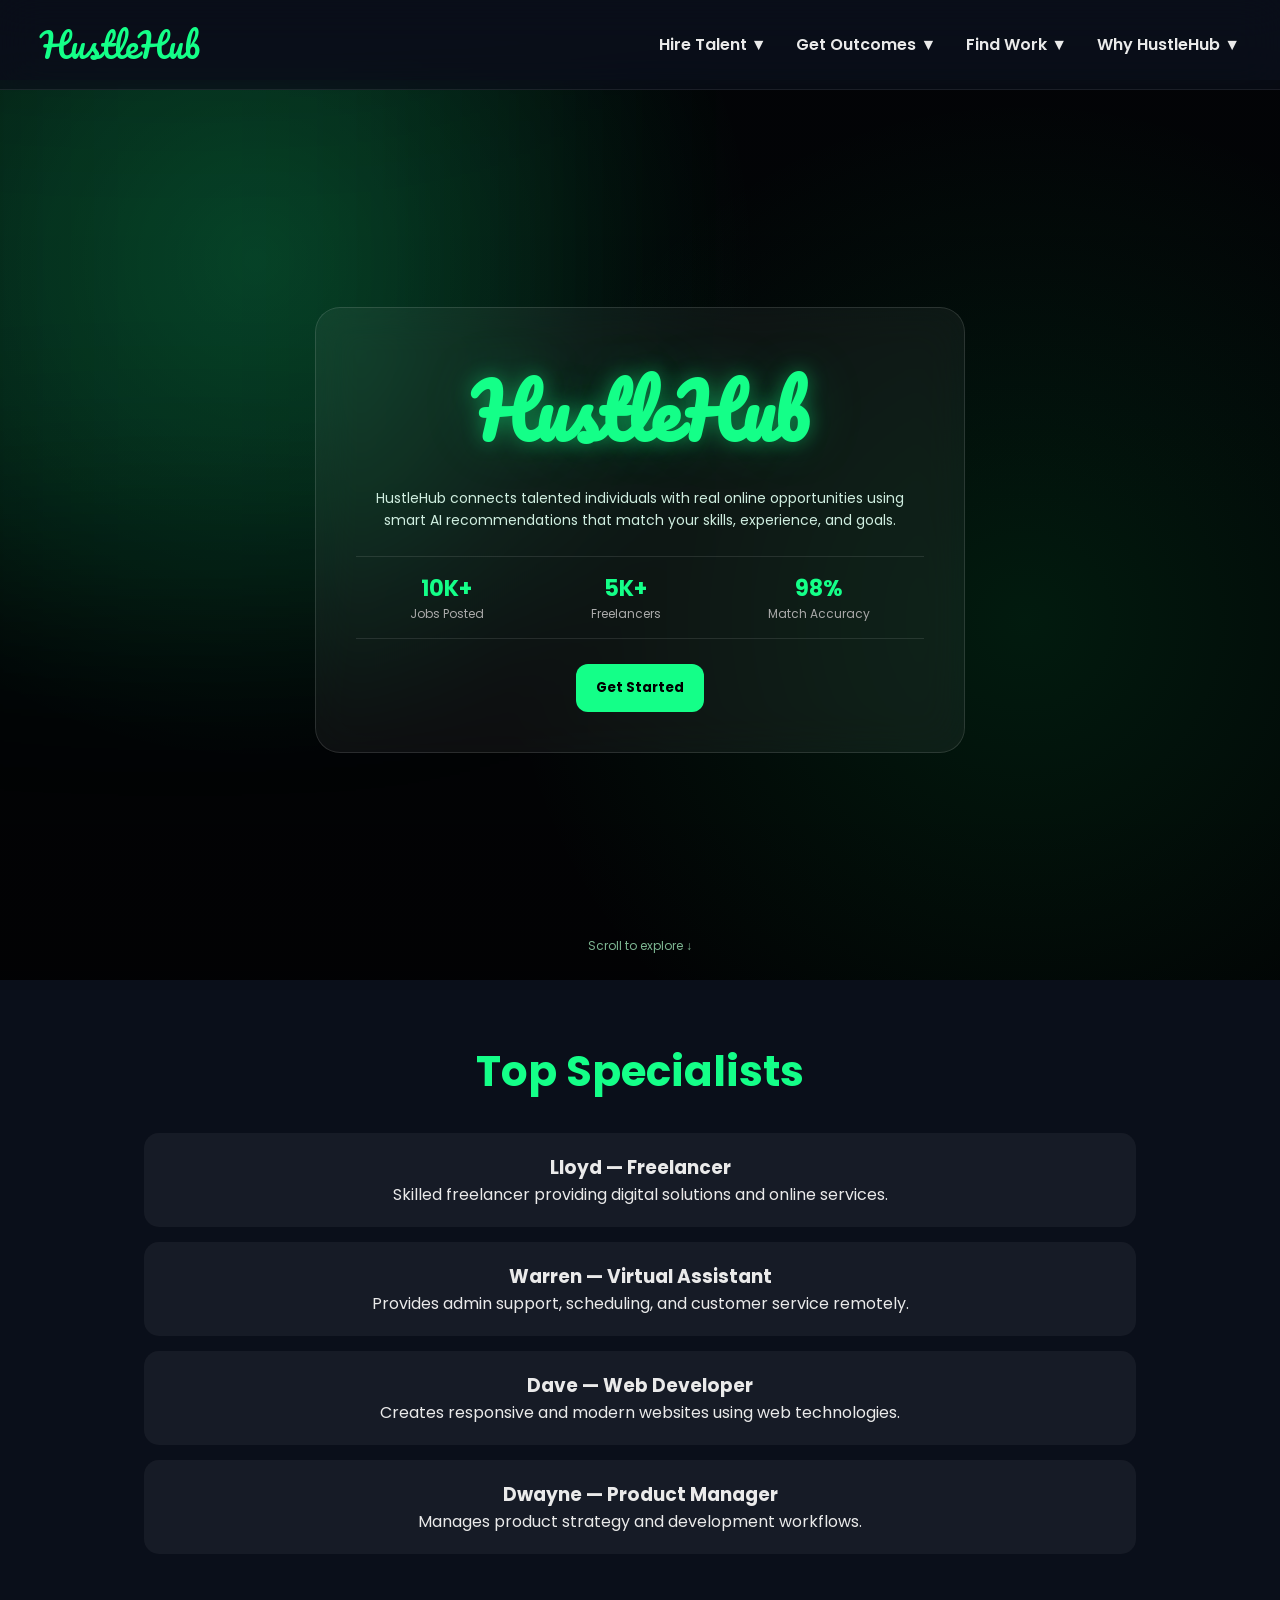
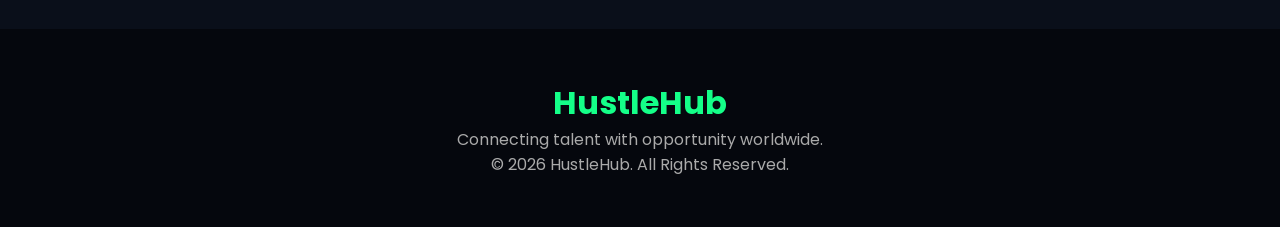
<file: index.html>
<!DOCTYPE html>
<html lang="en">

<head>

    <meta charset="UTF-8">
    <meta name="viewport" content="width=device-width, initial-scale=1.0">

    <title>HustleHub</title>

    <link rel="stylesheet" href="style.css">

    <link href="https://fonts.googleapis.com/css2?family=Poppins:wght@300;400;500;700;800&family=Pacifico&display=swap"
        rel="stylesheet">

</head>

<body>

    <!-- =========================
     HOME PAGE
========================= -->

    <div id="homePage" class="page" style="display:block;">

        <div class="hero">

            <!-- NAVBAR -->
            <nav class="navbar">

                <div class="logo">HustleHub</div>

                <ul class="nav-links">

                    <li onclick="toggleNavInfo('hire')">
                        Hire Talent <span id="hireArrow">▼</span>
                    </li>

                    <li onclick="toggleNavInfo('outcomes')">
                        Get Outcomes <span id="outcomesArrow">▼</span>
                    </li>

                    <li onclick="toggleNavInfo('findwork')">
                        Find Work <span id="findworkArrow">▼</span>
                    </li>

                    <li onclick="toggleNavInfo('why')">
                        Why HustleHub <span id="whyArrow">▼</span>
                    </li>

                </ul>

            </nav>

            <!-- NAV INFO -->
            <div id="navInfo" class="nav-info"></div>

            <!-- =========================
         HERO CONTENT (UPGRADED)
    ========================= -->

            <div class="overlay">

                <div class="hero-card">

                    <h1 class="main-title">HustleHub</h1>

                    <p class="hero-description">
                        HustleHub connects talented individuals with real online opportunities using smart AI
                        recommendations that match your skills, experience, and goals.
                    </p>

                    <!-- STATS -->
                    <div class="hero-stats">

                        <div>
                            <h3>10K+</h3>
                            <p>Jobs Posted</p>
                        </div>

                        <div>
                            <h3>5K+</h3>
                            <p>Freelancers</p>
                        </div>

                        <div>
                            <h3>98%</h3>
                            <p>Match Accuracy</p>
                        </div>

                    </div>

                    <!-- CTA -->
                    <div class="hero-cta">

                        <button class="primary" onclick="showPage('loginPage')">
                            Get Started
                        </button>

                    </div>

                </div>

                <div class="scroll-down">Scroll to explore ↓</div>

            </div>

        </div>

        <!-- TOP SPECIALISTS -->
        <div class="top-specialists-section">

            <h2 class="specialist-title">Top Specialists</h2>

            <div class="specialist-box">
                <h3>Lloyd — Freelancer</h3>
                <p>Skilled freelancer providing digital solutions and online services.</p>
            </div>

            <div class="specialist-box">
                <h3>Warren — Virtual Assistant</h3>
                <p>Provides admin support, scheduling, and customer service remotely.</p>
            </div>

            <div class="specialist-box">
                <h3>Dave — Web Developer</h3>
                <p>Creates responsive and modern websites using web technologies.</p>
            </div>

            <div class="specialist-box">
                <h3>Dwayne — Product Manager</h3>
                <p>Manages product strategy and development workflows.</p>
            </div>

        </div>

        <!-- FOOTER -->
        <footer class="footer">

            <h2>HustleHub</h2>
            <p>Connecting talent with opportunity worldwide.</p>

            <p class="copyright">
                © 2026 HustleHub. All Rights Reserved.
            </p>

        </footer>

    </div>

    <!-- =========================
     LOGIN PAGE
========================= -->


    <div id="loginPage" class="page">

        <div class="form-container">

            <h2>Login</h2>

            <input type="text" id="username" placeholder="Username">
            <input type="email" id="email" placeholder="Email (Gmail / Facebook)">
            <input type="password" id="password" placeholder="Password">

            <button onclick="loginUser()">Login</button>

            <!-- SOCIAL LOGIN -->
            <div class="social-login">

                <button class="google-btn" onclick="googleLogin()">
                    Continue with Google
                </button>

                <button class="facebook-btn" onclick="facebookLogin()">
                    Continue with Facebook
                </button>

            </div>

            <!-- BACK BUTTON -->
            <div class="login-footer">
                <button class="back-btn" onclick="showPage('homePage')">
                    ← Back
                </button>
            </div>

        </div>

    </div>

    <!-- =========================
     QUESTION PAGE
========================= -->

    <div id="questionPage" class="page">

        <div class="form-container">

            <h2>Find Your Job</h2>

            <select id="skill">
                <option value="">Select Skill</option>
                <option value="Web Developer">Web Developer</option>
                <option value="Graphic Designer">Graphic Designer</option>
                <option value="Content Writer">Content Writer</option>
                <option value="Virtual Assistant">Virtual Assistant</option>
            </select>

            <select id="experience">
                <option value="">Experience Level</option>
                <option value="Beginner">Beginner</option>
                <option value="Intermediate">Intermediate</option>
                <option value="Advanced">Advanced</option>
            </select>

            <select id="workType">
                <option value="">Preferred Work Setup</option>
                <option value="Remote">Remote</option>
                <option value="Hybrid">Hybrid</option>
                <option value="Onsite">Onsite</option>
            </select>

            <button onclick="showJobs()">Find Jobs</button>

            <button class="back-btn" onclick="showPage('loginPage')">
                ← Back
            </button>

        </div>

    </div>

    <!-- =========================
     JOBS PAGE
========================= -->

    <div id="jobsPage" class="page">

        <div class="top-bar">

            <button class="back-jobs-btn" onclick="showPage('questionPage')">
                ← Back
            </button>

            <h2>Recommended Jobs</h2>

            <button class="logout-btn" onclick="logoutUser()">
                Logout
            </button>

        </div>

        <div id="dashboard"></div>

        <div id="jobsContainer" class="jobs-container"></div>

    </div>

    <!-- =========================
     APPLY PAGE
========================= -->

    <div id="applyPage" class="page">

        <div class="form-container">

            <h2>Job Application</h2>

            <input type="text" id="fullName" placeholder="Full Name">
            <input type="email" id="applicantEmail" placeholder="Email Address">
            <input type="text" id="phoneNumber" placeholder="Phone Number">
            <input type="text" id="address" placeholder="Address">

            <label>Upload Resume</label>
            <input type="file" id="resumeFile">

            <label>Upload Portfolio</label>
            <input type="file" id="portfolioFile">

            <label>Upload Valid ID</label>
            <input type="file" id="validIdFile">

            <button onclick="submitApplication()">Submit Application</button>

            <button class="back-btn" onclick="showPage('jobsPage')">
                ← Back
            </button>

        </div>

    </div>

    <!-- =========================
     POPUPS
========================= -->

    <div id="loadingPopup" class="popup-overlay">
        <div class="popup-box">
            <h2>Submitting...</h2>
            <p>Please wait...</p>
        </div>
    </div>

    <div id="successPopup" class="popup-overlay">
        <div class="popup-box">

            <h2>Application Submitted</h2>

            <p>Hello <strong id="popupName"></strong></p>
            <p>Job: <strong id="popupJob"></strong></p>
            <p>Email: <strong id="popupEmail"></strong></p>

            <button onclick="closePopup()">OK</button>

        </div>
    </div>

    <script src="script.js"></script>

</body>

</html>
</file>
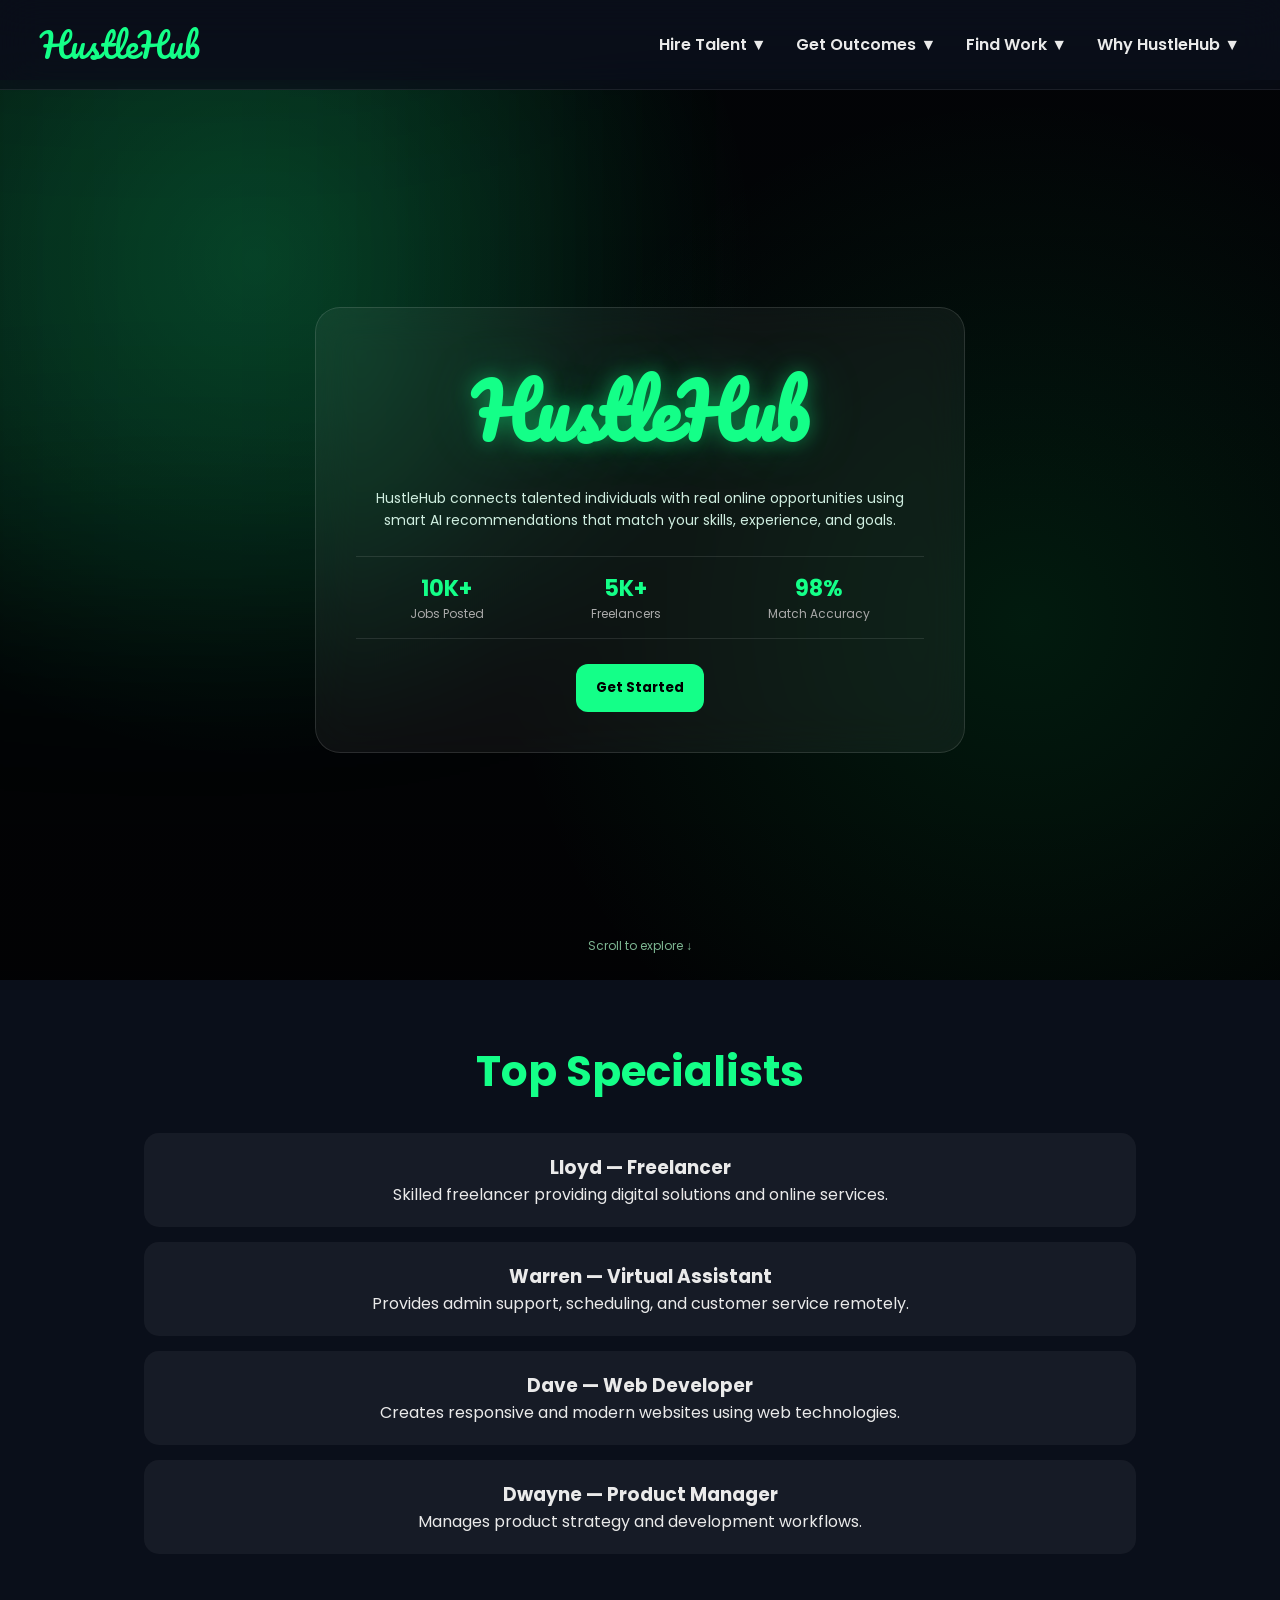
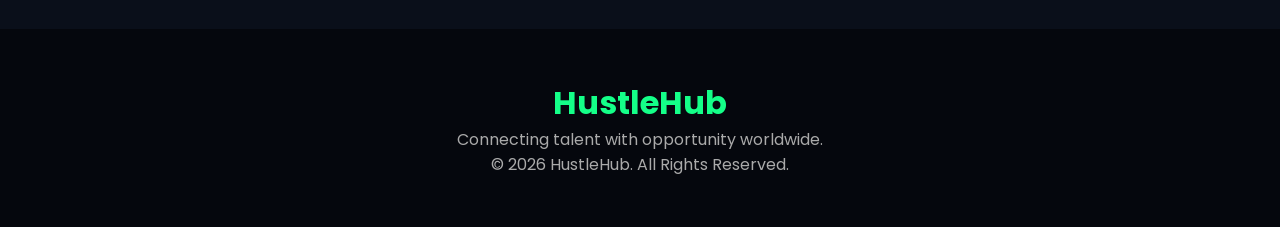
<file: index (4).html>
<!DOCTYPE html>
<html lang="en">

<head>

    <meta charset="UTF-8">
    <meta name="viewport" content="width=device-width, initial-scale=1.0">

    <title>HustleHub</title>

    <link rel="stylesheet" href="style.css">

    <link href="https://fonts.googleapis.com/css2?family=Poppins:wght@300;400;500;700;800&family=Pacifico&display=swap"
        rel="stylesheet">

</head>

<body>

    <!-- =========================
     HOME PAGE
========================= -->

    <div id="homePage" class="page" style="display:block;">

        <div class="hero">

            <!-- NAVBAR -->
            <nav class="navbar">

                <div class="logo">HustleHub</div>

                <ul class="nav-links">

                    <li onclick="toggleNavInfo('hire')">
                        Hire Talent <span id="hireArrow">▼</span>
                    </li>

                    <li onclick="toggleNavInfo('outcomes')">
                        Get Outcomes <span id="outcomesArrow">▼</span>
                    </li>

                    <li onclick="toggleNavInfo('findwork')">
                        Find Work <span id="findworkArrow">▼</span>
                    </li>

                    <li onclick="toggleNavInfo('why')">
                        Why HustleHub <span id="whyArrow">▼</span>
                    </li>

                </ul>

            </nav>

            <!-- NAV INFO -->
            <div id="navInfo" class="nav-info"></div>

            <!-- =========================
         HERO CONTENT (UPGRADED)
    ========================= -->

            <div class="overlay">

                <div class="hero-card">

                    <h1 class="main-title">HustleHub</h1>

                    <p class="hero-description">
                        HustleHub connects talented individuals with real online opportunities using smart AI
                        recommendations that match your skills, experience, and goals.
                    </p>

                    <!-- STATS -->
                    <div class="hero-stats">

                        <div>
                            <h3>10K+</h3>
                            <p>Jobs Posted</p>
                        </div>

                        <div>
                            <h3>5K+</h3>
                            <p>Freelancers</p>
                        </div>

                        <div>
                            <h3>98%</h3>
                            <p>Match Accuracy</p>
                        </div>

                    </div>

                    <!-- CTA -->
                    <div class="hero-cta">

                        <button class="primary" onclick="showPage('loginPage')">
                            Get Started
                        </button>

                    </div>

                </div>

                <div class="scroll-down">Scroll to explore ↓</div>

            </div>

        </div>

        <!-- TOP SPECIALISTS -->
        <div class="top-specialists-section">

            <h2 class="specialist-title">Top Specialists</h2>

            <div class="specialist-box">
                <h3>Lloyd — Freelancer</h3>
                <p>Skilled freelancer providing digital solutions and online services.</p>
            </div>

            <div class="specialist-box">
                <h3>Warren — Virtual Assistant</h3>
                <p>Provides admin support, scheduling, and customer service remotely.</p>
            </div>

            <div class="specialist-box">
                <h3>Dave — Web Developer</h3>
                <p>Creates responsive and modern websites using web technologies.</p>
            </div>

            <div class="specialist-box">
                <h3>Dwayne — Product Manager</h3>
                <p>Manages product strategy and development workflows.</p>
            </div>

        </div>

        <!-- FOOTER -->
        <footer class="footer">

            <h2>HustleHub</h2>
            <p>Connecting talent with opportunity worldwide.</p>

            <p class="copyright">
                © 2026 HustleHub. All Rights Reserved.
            </p>

        </footer>

    </div>

    <!-- =========================
     LOGIN PAGE
========================= -->


    <div id="loginPage" class="page">

        <div class="form-container">

            <h2>Login</h2>

            <input type="text" id="username" placeholder="Username">
            <input type="email" id="email" placeholder="Email (Gmail / Facebook)">
            <input type="password" id="password" placeholder="Password">

            <button onclick="loginUser()">Login</button>

            <!-- SOCIAL LOGIN -->
            <div class="social-login">

                <button class="google-btn" onclick="googleLogin()">
                    Continue with Google
                </button>

                <button class="facebook-btn" onclick="facebookLogin()">
                    Continue with Facebook
                </button>

            </div>

            <!-- BACK BUTTON -->
            <div class="login-footer">
                <button class="back-btn" onclick="showPage('homePage')">
                    ← Back
                </button>
            </div>

        </div>

    </div>

    <!-- =========================
     QUESTION PAGE
========================= -->

    <div id="questionPage" class="page">

        <div class="form-container">

            <h2>Find Your Job</h2>

            <select id="skill">
                <option value="">Select Skill</option>
                <option value="Web Developer">Web Developer</option>
                <option value="Graphic Designer">Graphic Designer</option>
                <option value="Content Writer">Content Writer</option>
                <option value="Virtual Assistant">Virtual Assistant</option>
            </select>

            <select id="experience">
                <option value="">Experience Level</option>
                <option value="Beginner">Beginner</option>
                <option value="Intermediate">Intermediate</option>
                <option value="Advanced">Advanced</option>
            </select>

            <select id="workType">
                <option value="">Preferred Work Setup</option>
                <option value="Remote">Remote</option>
                <option value="Hybrid">Hybrid</option>
                <option value="Onsite">Onsite</option>
            </select>

            <button onclick="showJobs()">Find Jobs</button>

            <button class="back-btn" onclick="showPage('loginPage')">
                ← Back
            </button>

        </div>

    </div>

    <!-- =========================
     JOBS PAGE
========================= -->

    <div id="jobsPage" class="page">

        <div class="top-bar">

            <button class="back-jobs-btn" onclick="showPage('questionPage')">
                ← Back
            </button>

            <h2>Recommended Jobs</h2>

            <button class="logout-btn" onclick="logoutUser()">
                Logout
            </button>

        </div>

        <div id="dashboard"></div>

        <div id="jobsContainer" class="jobs-container"></div>

    </div>

    <!-- =========================
     APPLY PAGE
========================= -->

    <div id="applyPage" class="page">

        <div class="form-container">

            <h2>Job Application</h2>

            <input type="text" id="fullName" placeholder="Full Name">
            <input type="email" id="applicantEmail" placeholder="Email Address">
            <input type="text" id="phoneNumber" placeholder="Phone Number">
            <input type="text" id="address" placeholder="Address">

            <label>Upload Resume</label>
            <input type="file" id="resumeFile">

            <label>Upload Portfolio</label>
            <input type="file" id="portfolioFile">

            <label>Upload Valid ID</label>
            <input type="file" id="validIdFile">

            <button onclick="submitApplication()">Submit Application</button>

            <button class="back-btn" onclick="showPage('jobsPage')">
                ← Back
            </button>

        </div>

    </div>

    <!-- =========================
     POPUPS
========================= -->

    <div id="loadingPopup" class="popup-overlay">
        <div class="popup-box">
            <h2>Submitting...</h2>
            <p>Please wait...</p>
        </div>
    </div>

    <div id="successPopup" class="popup-overlay">
        <div class="popup-box">

            <h2>Application Submitted</h2>

            <p>Hello <strong id="popupName"></strong></p>
            <p>Job: <strong id="popupJob"></strong></p>
            <p>Email: <strong id="popupEmail"></strong></p>

            <button onclick="closePopup()">OK</button>

        </div>
    </div>

    <script src="script.js"></script>

</body>

</html>
</file>
<file: style.css>
* {
    margin: 0;
    padding: 0;
    box-sizing: border-box;
    font-family: 'Poppins', sans-serif;
}

body {
    background: #0a0f1a;
    color: #eaeaea;
}

/* =========================
   PAGE SYSTEM
========================= */

.page {
    display: none;
    width: 100%;
    min-height: 100vh;
    padding-top: 80px;
    animation: fadePage 0.5s ease;
}

@keyframes fadePage {
    from {
        opacity: 0;
        transform: translateY(20px);
    }

    to {
        opacity: 1;
        transform: translateY(0);
    }
}

/* =========================
   HERO (UPGRADED PREMIUM)
========================= */

.hero {
    position: relative;
    height: 100vh;
    overflow: hidden;

    background:
        radial-gradient(circle at 20% 20%, rgba(20, 255, 136, 0.15), transparent 40%),
        radial-gradient(circle at 80% 60%, rgba(0, 200, 83, 0.12), transparent 45%),
        linear-gradient(rgba(0, 0, 0, 0.75), rgba(0, 0, 0, 0.85)),
        url('https://images.unsplash.com/photo-1522202176988-66273c2fd55f');

    background-size: cover;
    background-position: center;

    animation: bgMove 12s ease-in-out infinite alternate;
}

@keyframes bgMove {
    from {
        transform: scale(1);
    }

    to {
        transform: scale(1.05);
    }
}

/* glow effect */
.hero::before {
    content: "";
    position: absolute;
    width: 600px;
    height: 600px;
    background: rgba(20, 255, 136, 0.12);
    filter: blur(120px);
    top: -120px;
    left: -120px;
    animation: floatGlow 6s ease-in-out infinite;
}

@keyframes floatGlow {

    0%,
    100% {
        transform: translateY(0);
    }

    50% {
        transform: translateY(40px);
    }
}

/* =========================
   NAVBAR
========================= */

.navbar {
    position: fixed;
    top: 0;
    left: 0;
    width: 100%;
    z-index: 1000;

    display: flex;
    justify-content: space-between;
    align-items: center;

    padding: 15px 40px;

    background: rgba(10, 15, 26, 0.65);
    backdrop-filter: blur(20px);
    border-bottom: 1px solid rgba(255, 255, 255, 0.08);
}

.logo {
    font-size: 34px;
    font-family: 'Pacifico', cursive;
    color: #14ff88;
}

.nav-links {
    display: flex;
    list-style: none;
    gap: 30px;
}

.nav-links li {
    cursor: pointer;
    font-weight: 600;
    transition: 0.3s;
}

.nav-links li:hover {
    color: #14ff88;
}

/* =========================
   NAV INFO
========================= */

.nav-info {
    position: absolute;
    top: 90px;
    left: 50%;
    transform: translateX(-50%);

    width: 70%;
    padding: 20px;

    background: rgba(255, 255, 255, 0.06);
    backdrop-filter: blur(18px);
    border-radius: 15px;

    text-align: center;
    display: none;
}

/* =========================
   HERO CONTENT
========================= */

.overlay {
    position: relative;
    z-index: 2;

    height: 100%;
    display: flex;
    justify-content: center;
    align-items: center;
    text-align: center;
    padding: 40px;
}

/* hero glass card */
.hero-card {
    width: 650px;
    padding: 40px;

    background: rgba(255, 255, 255, 0.05);
    backdrop-filter: blur(22px);

    border: 1px solid rgba(255, 255, 255, 0.12);
    border-radius: 25px;

    animation: fadeUp 1s ease;
}

@keyframes fadeUp {
    from {
        opacity: 0;
        transform: translateY(30px);
    }

    to {
        opacity: 1;
        transform: translateY(0);
    }
}

/* =========================
   TEXT
========================= */

.main-title {
    font-size: 72px;
    font-family: 'Pacifico', cursive;
    color: #14ff88;

    text-shadow:
        0 0 20px rgba(20, 255, 136, 0.4),
        0 0 60px rgba(20, 255, 136, 0.2);
}

.hero-subtitle {
    font-size: 20px;
    color: #b0ffcc;
    margin-top: 10px;
}

.hero-description {
    font-size: 14px;
    color: #cfeee0;
    margin-top: 12px;
    line-height: 1.6;
}

/* =========================
   HERO STATS
========================= */

.hero-stats {
    display: flex;
    justify-content: space-around;
    margin-top: 25px;

    padding: 15px 0;
    border-top: 1px solid rgba(255, 255, 255, 0.1);
    border-bottom: 1px solid rgba(255, 255, 255, 0.1);
}

.hero-stats h3 {
    color: #14ff88;
    font-size: 22px;
}

.hero-stats p {
    font-size: 12px;
    color: #aaa;
}

/* =========================
   CTA BUTTONS
========================= */

.hero-cta {
    margin-top: 25px;
    display: flex;
    justify-content: center;
    gap: 15px;
}

.hero-cta button {
    padding: 14px 20px;
    border-radius: 12px;
    border: none;
    font-weight: bold;
    cursor: pointer;
    transition: 0.3s;
}

.hero-cta .primary {
    background: #14ff88;
    color: #000;
}

.hero-cta .secondary {
    background: rgba(255, 255, 255, 0.08);
    color: #fff;
    border: 1px solid rgba(255, 255, 255, 0.15);
}

.hero-cta button:hover {
    transform: translateY(-3px);
    box-shadow: 0 10px 25px rgba(20, 255, 136, 0.2);
}

/* =========================
   SCROLL INDICATOR
========================= */

.scroll-down {
    position: absolute;
    bottom: 25px;
    font-size: 12px;
    color: #b0ffcc;
    opacity: 0.7;
    animation: bounce 2s infinite;
}

@keyframes bounce {

    0%,
    100% {
        transform: translateY(0);
    }

    50% {
        transform: translateY(10px);
    }
}

/* =========================
   FORM CONTAINER
========================= */

.form-container {
    width: 520px;
    margin: 60px auto;
    padding: 40px;

    background: rgba(255, 255, 255, 0.06);
    backdrop-filter: blur(18px);
    border: 1px solid rgba(255, 255, 255, 0.12);
    border-radius: 20px;
}

.form-container h2 {
    text-align: center;
    font-size: 34px;
    color: #14ff88;
    margin-bottom: 20px;
}

.form-container input,
.form-container select {
    width: 100%;
    padding: 14px;
    margin: 10px 0;

    border: none;
    border-radius: 10px;
    font-size: 15px;
    outline: none;
}

/* =========================
   BUTTONS
========================= */

button {
    cursor: pointer;
    transition: 0.3s;
}

button:hover {
    transform: translateY(-2px);
    filter: brightness(1.1);
}

.get-started,
.form-container button,
.job-card button,
.back-btn,
.logout-btn,
.back-jobs-btn {

    padding: 14px;
    border: none;
    border-radius: 12px;

    background: #14ff88;
    color: #000;
    font-weight: bold;
}

.back-btn,
.back-jobs-btn {
    background: #333;
    color: white;
}

/* =========================
   JOBS PAGE
========================= */

.top-bar {
    position: sticky;
    top: 0;
    z-index: 999;

    display: flex;
    justify-content: space-between;
    align-items: center;

    padding: 15px 30px;

    background: rgba(10, 15, 26, 0.7);
    backdrop-filter: blur(18px);
    border-bottom: 1px solid rgba(255, 255, 255, 0.08);
}

/* =========================
   DASHBOARD
========================= */

#dashboard {
    margin: 20px auto;
    width: 92%;

    display: grid;
    grid-template-columns: repeat(auto-fit, minmax(220px, 1fr));
    gap: 15px;
}

#dashboard h2 {
    grid-column: 1/-1;
    color: #14ff88;
    font-size: 26px;
}

#dashboard p {
    background: rgba(255, 255, 255, 0.05);
    padding: 15px;
    border-radius: 12px;
    font-size: 14px;
}

/* =========================
   JOB GRID
========================= */

.jobs-container {
    display: grid;
    grid-template-columns: repeat(auto-fit, minmax(320px, 1fr));
    gap: 20px;
    padding: 30px;
}

/* =========================
   JOB CARD
========================= */

.job-card {
    position: relative;

    padding: 20px;

    background: rgba(255, 255, 255, 0.06);
    backdrop-filter: blur(18px);
    border: 1px solid rgba(255, 255, 255, 0.12);
    border-radius: 18px;

    transition: 0.3s;
}

.job-card:hover {
    transform: translateY(-6px);
    box-shadow: 0 10px 30px rgba(20, 255, 136, 0.15);
}

.job-card h3 {
    color: #14ff88;
    font-size: 22px;
    margin-bottom: 10px;
}

.job-card p {
    font-size: 13px;
    color: #ddd;
    margin: 6px 0;
}

/* =========================
   POPUPS
========================= */

.popup-overlay {
    position: fixed;
    top: 0;
    left: 0;
    width: 100%;
    height: 100%;

    background: rgba(0, 0, 0, 0.75);
    display: none;

    justify-content: center;
    align-items: center;
    z-index: 999;
}

.popup-box {
    width: 420px;
    padding: 30px;

    background: rgba(255, 255, 255, 0.06);
    backdrop-filter: blur(18px);
    border-radius: 18px;

    text-align: center;
}

.popup-box h2 {
    color: #14ff88;
}

/* =========================
   SPECIALISTS
========================= */

.top-specialists-section {
    padding: 60px 20px;
    text-align: center;
}

.specialist-title {
    font-size: 42px;
    color: #14ff88;
    margin-bottom: 30px;
}

.specialist-box {
    margin: 15px auto;
    width: 80%;

    padding: 20px;
    border-radius: 15px;

    background: rgba(255, 255, 255, 0.05);
}

/* =========================
   FOOTER
========================= */

.footer {
    text-align: center;
    padding: 50px 20px;
    background: #05070d;
}

.footer h2 {
    color: #14ff88;
    font-size: 32px;
}

.footer p {
    color: #aaa;
}

/* =========================
   SOCIAL LOGIN BUTTONS
========================= */

.social-login {
    margin-top: 20px;
    display: flex;
    flex-direction: column;
    gap: 12px;
}

.google-btn,
.facebook-btn {
    display: flex;
    align-items: center;
    justify-content: center;
    gap: 10px;

    width: 100%;
    padding: 12px;

    border-radius: 12px;
    border: none;

    font-weight: 600;
    cursor: pointer;

    transition: 0.3s;
}

.google-btn {
    background: #fff;
    color: #000;
}

.facebook-btn {
    background: #1877f2;
    color: #fff;
}

.google-btn img,
.facebook-btn img {
    width: 20px;
    height: 20px;
}

.google-btn:hover {
    transform: translateY(-2px);
    box-shadow: 0 10px 20px rgba(255, 255, 255, 0.15);
}

.facebook-btn:hover {
    transform: translateY(-2px);
    box-shadow: 0 10px 20px rgba(24, 119, 242, 0.3);
}

/* =========================
   SOCIAL LOGIN LAYOUT FIX
========================= */

.social-login {
    margin-top: 20px;
    display: flex;
    flex-direction: column;
    gap: 12px;
}

/* Buttons */
.google-btn,
.facebook-btn {
    width: 100%;
    padding: 14px;
    border: none;
    border-radius: 12px;
    font-weight: 600;
    cursor: pointer;
    transition: 0.3s;
}

/* Google */
.google-btn {
    background: #ffffff;
    color: #000;
}

/* Facebook */
.facebook-btn {
    background: #1877f2;
    color: #fff;
}

/* Hover */
.google-btn:hover,
.facebook-btn:hover {
    transform: translateY(-2px);
    filter: brightness(1.05);
}

/* BACK BUTTON SPACING */
.login-footer {
    margin-top: 18px;
    display: flex;
    justify-content: center;
}
</file>
